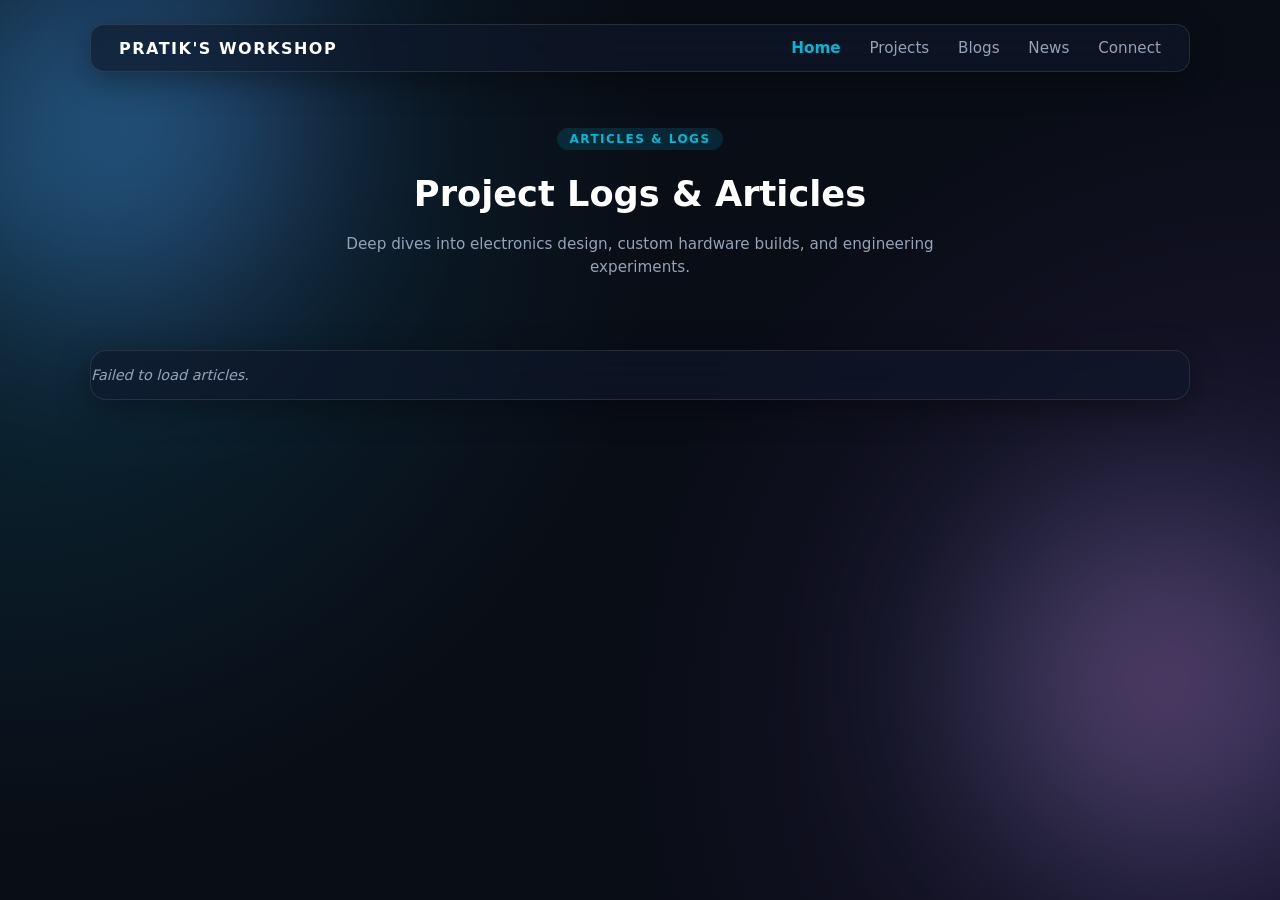
<file: blogs.html>
<!DOCTYPE html>
<html lang="en">
<head>
  <meta charset="UTF-8">
  <meta name="viewport" content="width=device-width, initial-scale=1.0">
  <title>Blogs | Pratik Mali</title>
  <link rel="stylesheet" href="style.css">
</head>
<body>
<!-- Ambient background glow blobs -->
  <div class="glow-blob glow-top-left"></div>
  <div class="glow-blob glow-bottom-right"></div>

  <!-- Header Navigation -->
  <header class="top-nav glass-card">
    <div class="brand">PRATIK'S WORKSHOP</div>
    <nav>
      <a href="index.html" class="active">Home</a>
      <a href="projects.html">Projects</a>
      <a href="blogs.html">Blogs</a>
      <a href="news.html">News</a>
      <a href="connect.html">Connect</a>
    </nav>
  </header>

  <!-- Content Container -->
  <div class="container">
    <header class="page-header">
      <span class="badge">ARTICLES & LOGS</span>
      <h1>Project Logs & Articles</h1>
      <p>Deep dives into electronics design, custom hardware builds, and engineering experiments.</p>
    </header>

    <main id="blogs-container" class="blogs-grid">
      <div class="glass-card loading-text">Loading posts...</div>
    </main>
  </div>

  <script src="app.js"></script>
</body>
</html>
</file>
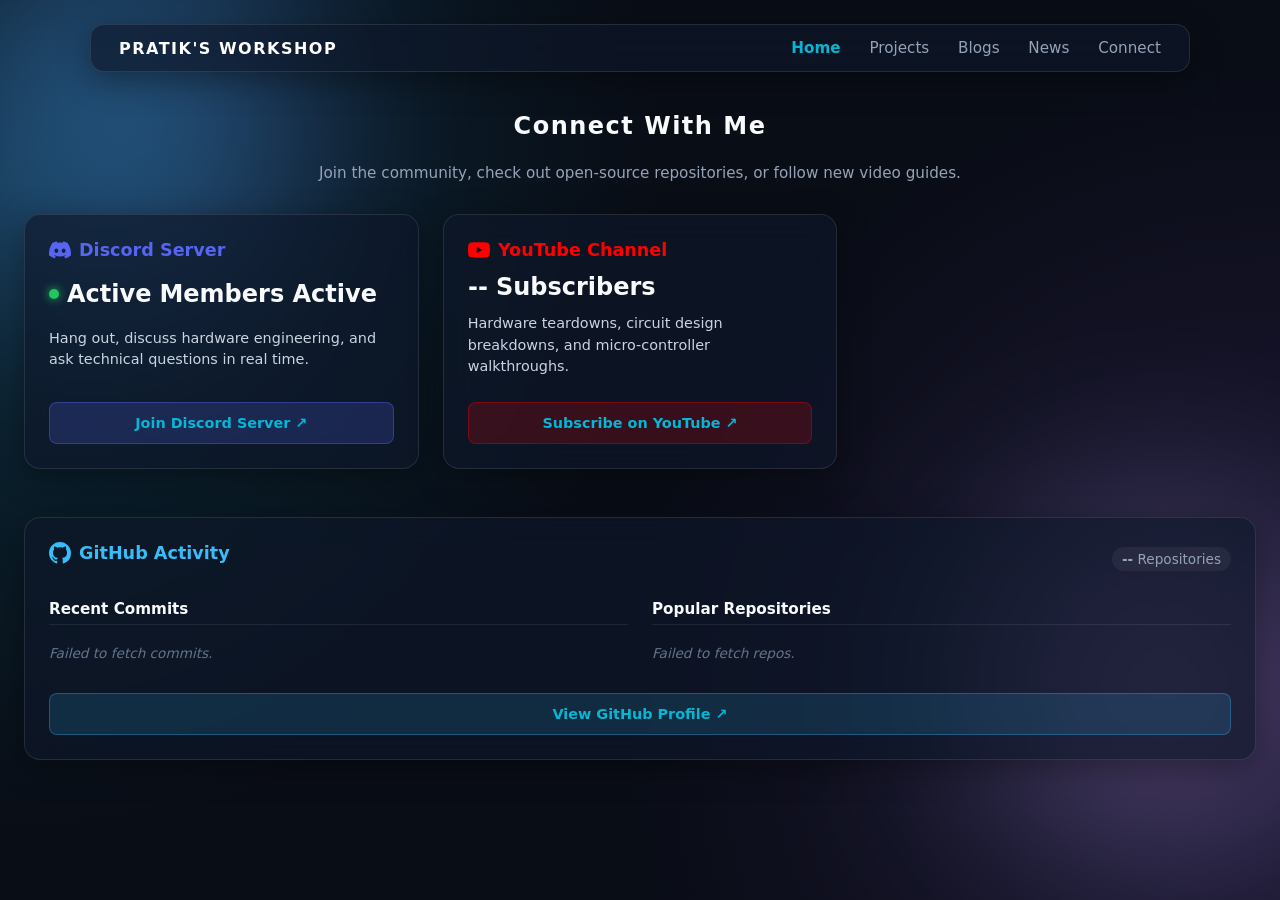
<file: connect.html>
<!DOCTYPE html>
<html lang="en">
<head>
  <meta charset="UTF-8">
  <meta name="viewport" content="width=device-width, initial-scale=1.0">
  <title>Connect With Me</title>
  <link rel="stylesheet" href="style.css">
</head>
<body>
 
  <!-- Ambient background glow blobs -->
  <div class="glow-blob glow-top-left"></div>
  <div class="glow-blob glow-bottom-right"></div>

  <!-- Header Navigation -->
  <header class="top-nav glass-card">
    <div class="brand">PRATIK'S WORKSHOP</div>
    <nav>
      <a href="index.html" class="active">Home</a>
      <a href="projects.html">Projects</a>
      <a href="blogs.html">Blogs</a>
      <a href="news.html">News</a>
      <a href="connect.html">Connect</a>
    </nav>
  </header>

    <div class="connect-header">
      <h2 class="section-title">Connect With Me</h2>
      <p class="section-subtitle">Join the community, check out open-source repositories, or follow new video guides.</p>
    </div>

    <!-- Main Grid -->
    <div class="connect-grid">
      
      <!-- Discord Card -->
      <section class="glass-card connect-card">
        <div class="card-badge discord-badge">
          <svg width="22" height="22" viewBox="0 0 24 24" fill="currentColor"><path d="M20.317 4.37a19.791 19.791 0 0 0-4.885-1.515a.074.074 0 0 0-.079.037c-.21.375-.444.864-.608 1.25a18.27 18.27 0 0 0-5.487 0a12.64 12.64 0 0 0-.617-1.25a.077.077 0 0 0-.079-.037A19.736 19.736 0 0 0 3.677 4.37a.07.07 0 0 0-.032.027C.533 9.046-.32 13.58.099 18.057a.082.082 0 0 0 .031.057a19.9 19.9 0 0 0 5.993 3.03a.078.078 0 0 0 .084-.028c.462-.63.874-1.295 1.226-1.994a.076.076 0 0 0-.041-.106a13.107 13.107 0 0 1-1.872-.892a.077.077 0 0 1-.008-.128a10.2 10.2 0 0 0 .372-.292a.074.074 0 0 1 .077-.01c3.928 1.793 8.18 1.793 12.061 0a.074.074 0 0 1 .078.01c.12.098.246.198.373.292a.077.077 0 0 1-.006.127a12.299 12.299 0 0 1-1.873.892a.077.077 0 0 0-.041.107c.36.698.772 1.362 1.225 1.993a.076.076 0 0 0 .084.028a19.839 19.839 0 0 0 6.002-3.03a.077.077 0 0 0 .032-.054c.5-5.177-.838-9.674-3.549-13.66a.061.061 0 0 0-.031-.028zM8.02 15.33c-1.183 0-2.157-1.085-2.157-2.419c0-1.333.956-2.419 2.157-2.419c1.21 0 2.176 1.096 2.157 2.42c0 1.333-.956 2.418-2.157 2.418zm7.975 0c-1.183 0-2.157-1.085-2.157-2.419c0-1.333.955-2.419 2.157-2.419c1.21 0 2.176 1.096 2.157 2.42c0 1.333-.946 2.418-2.157 2.418z"/></svg>
          Discord Server
        </div>
        <div class="card-status">
          <span class="live-dot"></span>
          <span id="discord-online-badge">--</span> Members Active
        </div>
        <p class="card-description">Hang out, discuss hardware engineering, and ask technical questions in real time.</p>
        <a id="discord-join-btn" href="https://discord.com/invite/apA2umBbaH" target="_blank" class="glass-btn btn-discord">Join Discord Server ↗</a>
      </section>

      <!-- YouTube Card -->
      <section class="glass-card connect-card">
        <div class="card-badge youtube-badge">
          <svg width="22" height="22" viewBox="0 0 24 24" fill="currentColor"><path d="M23.498 6.186a3.016 3.016 0 0 0-2.122-2.136C19.505 3.545 12 3.545 12 3.545s-7.505 0-9.377.505A3.017 3.017 0 0 0 .502 6.186C0 8.07 0 12 0 12s0 3.93.502 5.814a3.016 3.016 0 0 0 2.122 2.136c1.871.505 9.376.505 9.376.505s7.505 0 9.377-.505a3.015 3.015 0 0 0 2.122-2.136C24 15.93 24 12 24 12s0-3.93-.502-5.814zM9.545 15.568V8.432L15.818 12l-6.273 3.568z"/></svg>
          YouTube Channel
        </div>
        <div class="card-status">
          <span id="youtube-subs">--</span> Subscribers
        </div>
        <p class="card-description">Hardware teardowns, circuit design breakdowns, and micro-controller walkthroughs.</p>
        <a href="https://youtube.com" target="_blank" class="glass-btn btn-youtube">Subscribe on YouTube ↗</a>
      </section>

      <!-- GitHub Card (Full Width) -->
      <section class="glass-card connect-card full-width">
        <div class="card-header-flex">
          <div class="card-badge github-badge">
            <svg width="22" height="22" viewBox="0 0 24 24" fill="currentColor"><path d="M12 0C5.37 0 0 5.37 0 12c0 5.31 3.435 9.795 8.205 11.385c.6.105.825-.255.825-.57c0-.285-.015-1.23-.015-2.235c-3.015.555-3.795-.735-4.035-1.41c-.135-.345-.72-1.41-1.23-1.695c-.42-.225-1.02-.78-.015-.795c.945-.015 1.62.87 1.845 1.23c1.08 1.815 2.805 1.305 3.495.99c.105-.78.42-1.305.765-1.605c-2.67-.3-5.46-1.335-5.46-5.925c0-1.305.465-2.385 1.23-3.225c-.12-.3-.54-1.53.12-3.18c0 0 1.005-.315 3.3 1.23c.96-.27 1.98-.405 3-.405s2.04.135 3 .405c2.295-1.56 3.3-1.23 3.3-1.23c.66 1.65.24 2.88.12 3.18c.765.84 1.23 1.905 1.23 3.225c0 4.605-2.805 5.625-5.475 5.925c.435.375.81 1.095.81 2.22c0 1.605-.015 2.895-.015 3.3c0 .315.225.69.825.57A12.02 12.02 0 0 0 24 12c0-6.63-5.37-12-12-12z"/></svg>
            GitHub Activity
          </div>
          <span class="repo-count-tag"><strong id="github-repos-count">--</strong> Repositories</span>
        </div>

        <div class="github-split">
          <div class="github-col">
            <h4>Recent Commits</h4>
            <ul id="github-commits" class="dynamic-list">
              <li class="loading-item">Fetching latest commits...</li>
            </ul>
          </div>
          <div class="github-col">
            <h4>Popular Repositories</h4>
            <ul id="github-repos-list" class="dynamic-list">
              <li class="loading-item">Fetching repositories...</li>
            </ul>
          </div>
        </div>

        <div class="center-btn">
          <a href="https://github.com/pratiks-workshop" target="_blank" class="glass-btn btn-github">View GitHub Profile ↗</a>
        </div>
      </section>

    </div>
  </main>

  <script src="app.js"></script>
</body>
</html>
</file>
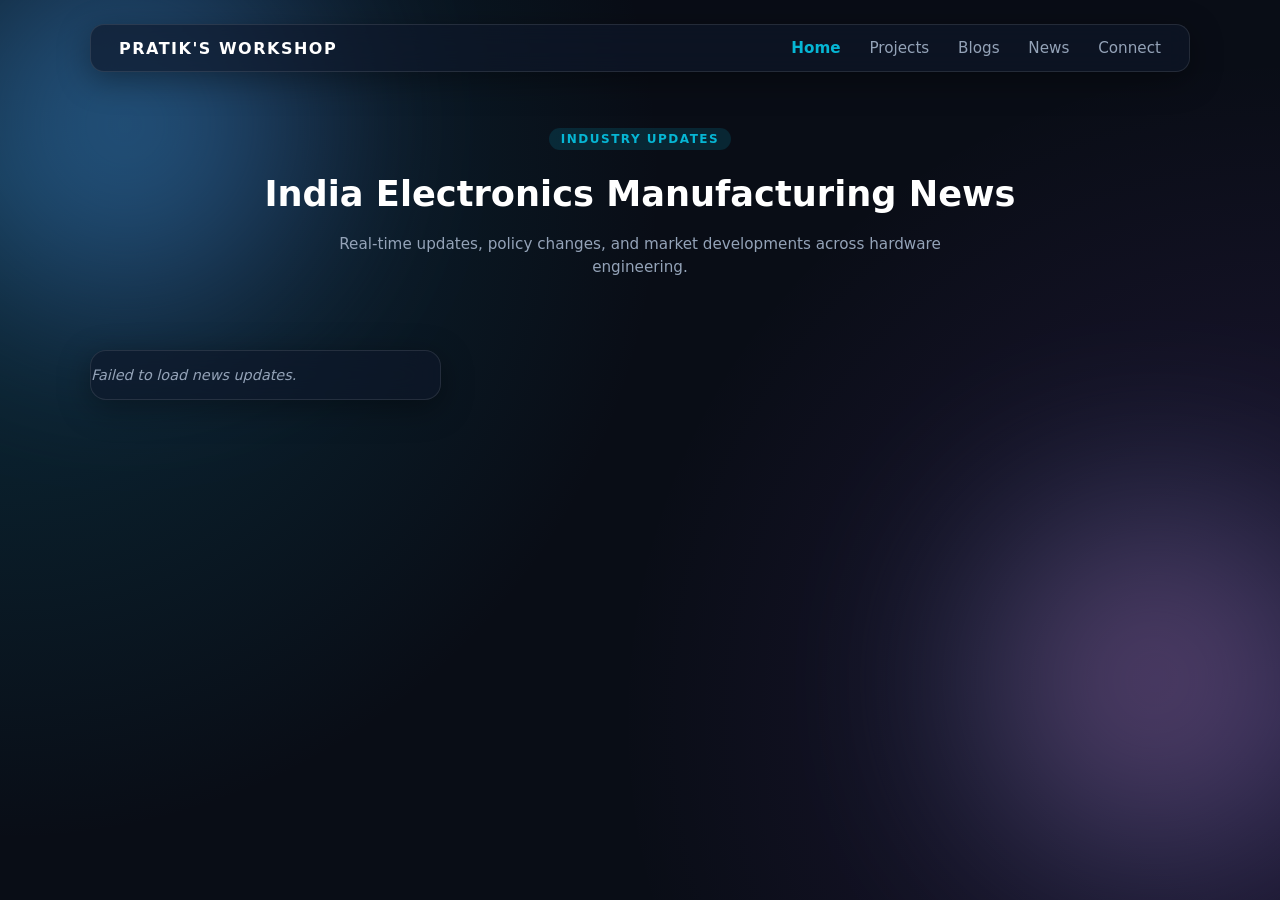
<file: news.html>
<!DOCTYPE html>
<html lang="en">
<head>
  <meta charset="UTF-8">
  <meta name="viewport" content="width=device-width, initial-scale=1.0">
  <title>News | Pratik Mali</title>
  <link rel="stylesheet" href="style.css">
</head>
<body>
 
  <!-- Ambient background glow blobs -->
  <div class="glow-blob glow-top-left"></div>
  <div class="glow-blob glow-bottom-right"></div>

  <!-- Header Navigation -->
  <header class="top-nav glass-card">
    <div class="brand">PRATIK'S WORKSHOP</div>
    <nav>
      <a href="index.html" class="active">Home</a>
      <a href="projects.html">Projects</a>
      <a href="blogs.html">Blogs</a>
      <a href="news.html">News</a>
      <a href="connect.html">Connect</a>
    </nav>
  </header>

  <!-- Content Container -->
  <div class="container">
    <header class="page-header">
      <span class="badge">INDUSTRY UPDATES</span>
      <h1>India Electronics Manufacturing News</h1>
      <p>Real-time updates, policy changes, and market developments across hardware engineering.</p>
    </header>

    <main id="news-container" class="news-grid">
      <div class="glass-card loading-text">Loading news...</div>
    </main>
  </div>

  <script src="app.js"></script>
</body>
</html>
</file>
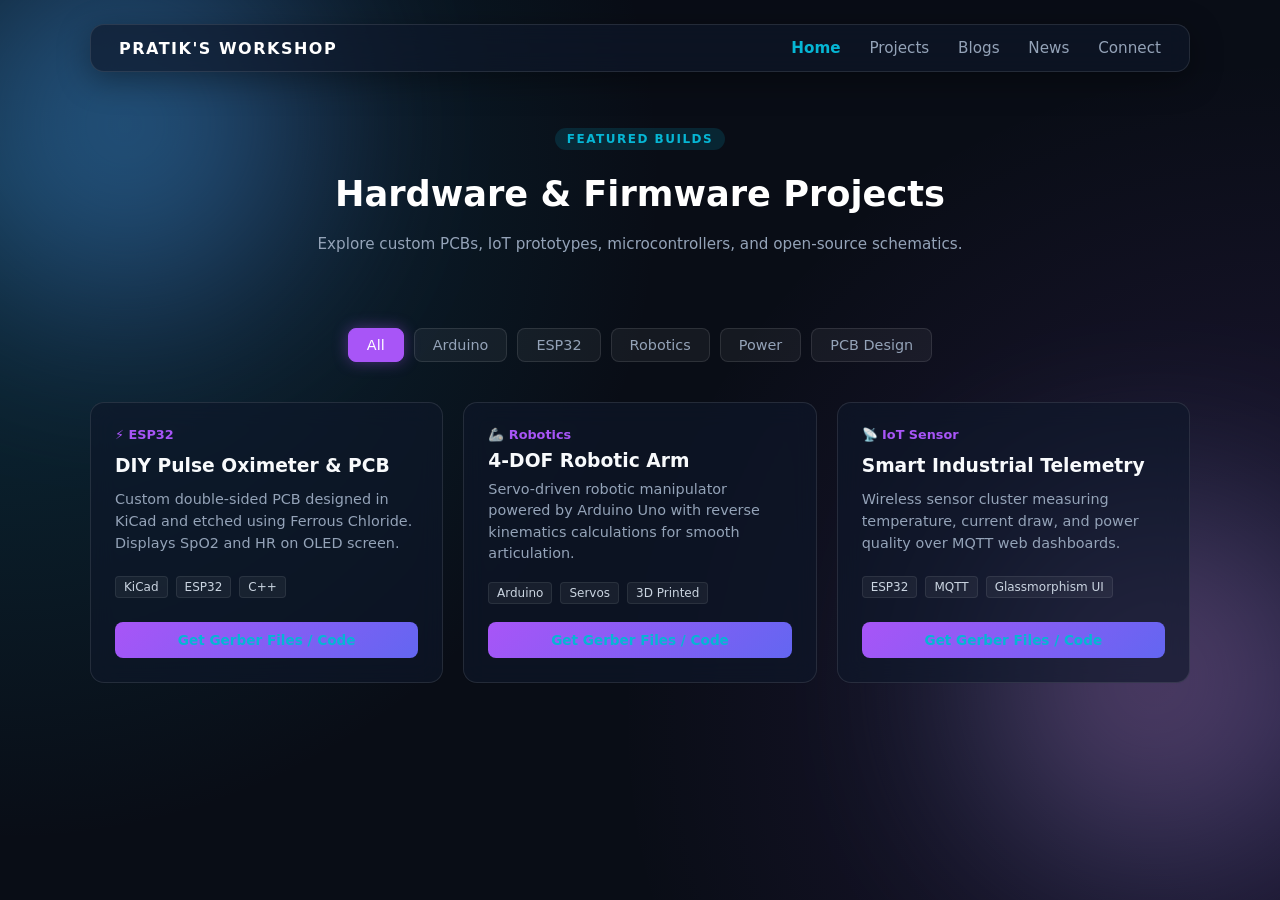
<file: projects.html>
<!DOCTYPE html>
<html lang="en">
<head>
  <meta charset="UTF-8">
  <meta name="viewport" content="width=device-width, initial-scale=1.0">
  <title>Projects - Pratik's Workshop</title>
  <link rel="stylesheet" href="style.css">
</head>
<body>
  
  <!-- Ambient background glow blobs -->
  <div class="glow-blob glow-top-left"></div>
  <div class="glow-blob glow-bottom-right"></div>

  <!-- Header Navigation -->
  <header class="top-nav glass-card">
    <div class="brand">PRATIK'S WORKSHOP</div>
    <nav>
      <a href="index.html" class="active">Home</a>
      <a href="projects.html">Projects</a>
      <a href="blogs.html">Blogs</a>
      <a href="news.html">News</a>
      <a href="connect.html">Connect</a>
    </nav>
  </header>
  <div class="container">
    

    <!-- Header Section -->
    <header class="page-header">
      <span class="badge">FEATURED BUILDS</span>
      <h1>Hardware & Firmware Projects</h1>
      <p>Explore custom PCBs, IoT prototypes, microcontrollers, and open-source schematics.</p>
    </header>

    <!-- Filter Buttons -->
    <div class="filter-container">
      <button class="filter-btn active" data-filter="all">All</button>
      <button class="filter-btn" data-filter="arduino">Arduino</button>
      <button class="filter-btn" data-filter="esp32">ESP32</button>
      <button class="filter-btn" data-filter="robotics">Robotics</button>
      <button class="filter-btn" data-filter="power">Power</button>
      <button class="filter-btn" data-filter="pcb">PCB Design</button>
    </div>

    <!-- Project Cards Grid -->
    <div class="projects-grid">
      
      <!-- Project 1 -->
      <div class="project-card" data-category="pcb esp32">
        <div class="project-badge">⚡ ESP32</div>
        <h3>DIY Pulse Oximeter & PCB</h3>
        <p>Custom double-sided PCB designed in KiCad and etched using Ferrous Chloride. Displays SpO2 and HR on OLED screen.</p>
        <div class="project-tags">
          <span>KiCad</span>
          <span>ESP32</span>
          <span>C++</span>
        </div>
        <a href="https://github.com/pratiks-workshop" target="_blank" class="btn-primary">Get Gerber Files / Code</a>
      </div>

      <!-- Project 2 -->
      <div class="project-card" data-category="robotics arduino">
        <div class="project-badge">🦾 Robotics</div>
        <h3>4-DOF Robotic Arm</h3>
        <p>Servo-driven robotic manipulator powered by Arduino Uno with reverse kinematics calculations for smooth articulation.</p>
        <div class="project-tags">
          <span>Arduino</span>
          <span>Servos</span>
          <span>3D Printed</span>
        </div>
        <a href="https://github.com/pratiks-workshop" target="_blank" class="btn-primary">Get Gerber Files / Code</a>
      </div>

      <!-- Project 3 -->
      <div class="project-card" data-category="esp32 power">
        <div class="project-badge">📡 IoT Sensor</div>
        <h3>Smart Industrial Telemetry</h3>
        <p>Wireless sensor cluster measuring temperature, current draw, and power quality over MQTT web dashboards.</p>
        <div class="project-tags">
          <span>ESP32</span>
          <span>MQTT</span>
          <span>Glassmorphism UI</span>
        </div>
        <a href="https://github.com/pratiks-workshop" target="_blank" class="btn-primary">Get Gerber Files / Code</a>
      </div>

    </div>
  </div>

  <script src="app.js"></script>
</body>
</html>
</file>
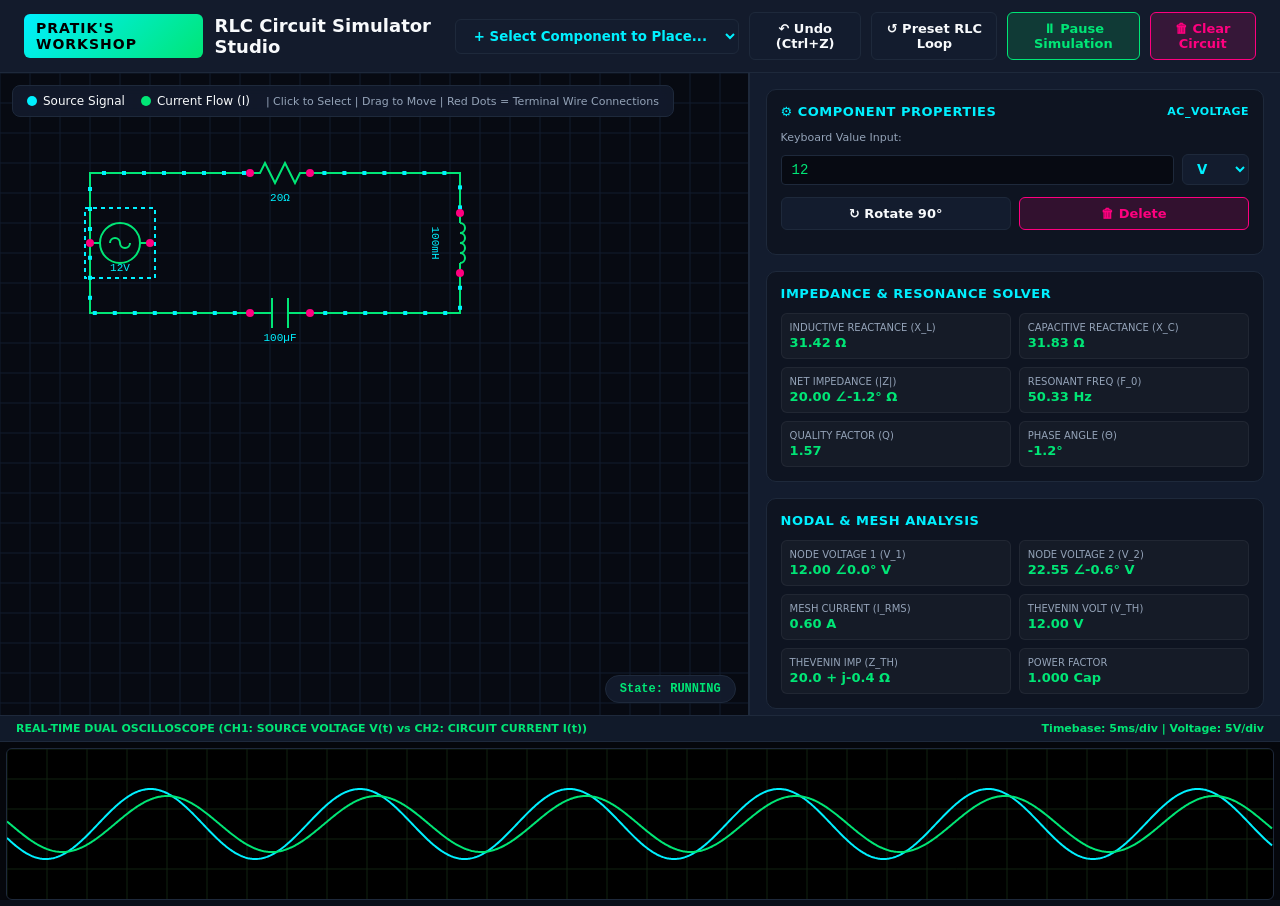
<file: sim.html>
<!DOCTYPE html>
<html lang="en">
<head>
    <meta charset="UTF-8">
    <meta name="viewport" content="width=device-width, initial-scale=1.0">
    <title>RLC Circuit Simulator Studio - Pratik's Workshop</title>
    <style>
        :root {
            --bg-main: #0b0f19;
            --bg-card: #131c2e;
            --border-color: #1e293b;
            --accent-cyan: #00f0ff;
            --accent-green: #00e676;
            --accent-yellow: #ffea00;
            --accent-pink: #ff007f;
            --text-main: #f8fafc;
            --text-muted: #94a3b8;
        }

        * { box-sizing: border-box; margin: 0; padding: 0; font-family: 'Segoe UI', system-ui, -apple-system, sans-serif; }
        body { background-color: var(--bg-main); color: var(--text-main); height: 100vh; display: flex; flex-direction: column; overflow: hidden; }

        header { background: rgba(19, 28, 46, 0.95); border-bottom: 1px solid var(--border-color); padding: 12px 24px; display: flex; justify-content: space-between; align-items: center; z-index: 10; }
        .logo-area { display: flex; align-items: center; gap: 12px; }
        .logo-badge { background: linear-gradient(135deg, var(--accent-cyan), var(--accent-green)); color: #000; font-weight: 800; font-size: 14px; padding: 6px 12px; border-radius: 6px; letter-spacing: 1px; }
        h1 { font-size: 18px; font-weight: 600; color: var(--text-main); }
        
        .global-controls { display: flex; gap: 10px; align-items: center; }
        .btn { background: var(--bg-card); border: 1px solid var(--border-color); color: var(--text-main); padding: 8px 14px; border-radius: 6px; cursor: pointer; font-weight: 600; font-size: 13px; display: flex; align-items: center; gap: 6px; transition: all 0.2s; }
        .btn:hover { border-color: var(--accent-cyan); color: var(--accent-cyan); }
        .btn-run { background: rgba(0, 230, 118, 0.15); border-color: var(--accent-green); color: var(--accent-green); }
        .btn-run:hover { background: var(--accent-green); color: #000; }
        .btn-clear { background: rgba(255, 0, 127, 0.15); border-color: var(--accent-pink); color: var(--accent-pink); }
        .btn-clear:hover { background: var(--accent-pink); color: #fff; }

        .select-tool { background: var(--bg-card); border: 1px solid var(--border-color); color: var(--accent-cyan); padding: 8px 14px; border-radius: 6px; font-weight: 600; cursor: pointer; outline: none; }

        .workspace { display: flex; flex: 1; overflow: hidden; }
        .workbench-area { flex: 3; display: flex; flex-direction: column; position: relative; background: #070a12; border-right: 1px solid var(--border-color); }
        .canvas-toolbar { position: absolute; top: 12px; left: 12px; background: rgba(19, 28, 46, 0.85); backdrop-filter: blur(8px); border: 1px solid var(--border-color); padding: 8px 14px; border-radius: 8px; display: flex; gap: 16px; font-size: 12px; z-index: 5; }
        .legend-item { display: flex; align-items: center; gap: 6px; }
        .dot { width: 10px; height: 10px; border-radius: 50%; }

        canvas#workbench { width: 100%; height: 100%; display: block; cursor: crosshair; }
        .status-badge { position: absolute; bottom: 12px; right: 12px; background: rgba(19, 28, 46, 0.9); border: 1px solid var(--border-color); padding: 6px 14px; border-radius: 20px; font-size: 12px; font-family: monospace; font-weight: bold; }

        .sidebar { flex: 2; background: var(--bg-card); display: flex; flex-direction: column; overflow-y: auto; padding: 16px; gap: 16px; border-left: 1px solid var(--border-color); }
        .card { background: rgba(11, 15, 25, 0.6); border: 1px solid var(--border-color); border-radius: 10px; padding: 14px; }
        .card-title { font-size: 13px; font-weight: 700; text-transform: uppercase; color: var(--accent-cyan); margin-bottom: 12px; letter-spacing: 0.5px; display: flex; justify-content: space-between; align-items: center; }
        
        .edit-row { display: flex; gap: 8px; margin-bottom: 10px; align-items: center; }
        .edit-row label { font-size: 12px; color: var(--text-muted); width: 80px; }
        .edit-input { background: #070a12; border: 1px solid var(--border-color); color: var(--accent-green); font-family: monospace; font-size: 14px; padding: 6px 10px; border-radius: 4px; flex: 1; }

        .calc-grid { display: grid; grid-template-columns: 1fr 1fr; gap: 8px; font-size: 12px; font-family: monospace; }
        .calc-item { background: rgba(255, 255, 255, 0.03); border: 1px solid rgba(255, 255, 255, 0.05); padding: 8px; border-radius: 6px; }
        .calc-label { color: var(--text-muted); font-size: 10px; text-transform: uppercase; margin-bottom: 2px; }
        .calc-value { color: var(--accent-green); font-weight: bold; font-size: 13px; }

        .oscilloscope-panel { height: 185px; background: #05070c; border-top: 1px solid var(--border-color); display: flex; flex-direction: column; }
        .scope-header { background: rgba(19, 28, 46, 0.9); padding: 6px 16px; font-size: 11px; font-family: monospace; font-weight: bold; color: var(--accent-green); display: flex; justify-content: space-between; border-bottom: 1px solid var(--border-color); }
        .scope-body { flex: 1; display: flex; padding: 6px; gap: 8px; }
        .scope-canvas-box { flex: 1; background: #000; border: 1px solid var(--border-color); border-radius: 6px; position: relative; overflow: hidden; }
        canvas.scope { width: 100%; height: 100%; display: block; }
    </style>
</head>
<body>

    <header>
        <div class="logo-area">
            <div class="logo-badge">PRATIK'S WORKSHOP</div>
            <h1>RLC Circuit Simulator Studio</h1>
        </div>
        <div class="global-controls">
            <select id="componentSelect" class="select-tool" onchange="handleComponentSelection(this)">
                <option value="" disabled selected>+ Select Component to Place...</option>
                <optgroup label="Passive Components">
                    <option value="resistor">Resistor (R)</option>
                    <option value="inductor">Inductor (L)</option>
                    <option value="capacitor">Capacitor (C)</option>
                </optgroup>
                <optgroup label="Power Sources">
                    <option value="ac_voltage">AC Voltage Source</option>
                    <option value="dc_voltage">DC Voltage Source</option>
                </optgroup>
                <optgroup label="Ground">
                    <option value="ground">Ground Node (0V)</option>
                </optgroup>
            </select>
            <button class="btn" onclick="undo()">↶ Undo (Ctrl+Z)</button>
            <button class="btn" onclick="loadDefaultRLC()">↺ Preset RLC Loop</button>
            <button id="runBtn" class="btn btn-run" onclick="toggleSimulation()">⏸ Pause Simulation</button>
            <button class="btn btn-clear" onclick="clearCircuit()">🗑 Clear Circuit</button>
        </div>
    </header>

    <div class="workspace">
        <div class="workbench-area">
            <div class="canvas-toolbar">
                <div class="legend-item"><div class="dot" style="background:var(--accent-cyan)"></div>Source Signal</div>
                <div class="legend-item"><div class="dot" style="background:var(--accent-green)"></div>Current Flow (I)</div>
                <div class="legend-item" style="color:var(--text-muted); font-size:11px;">| Click to Select | Drag to Move | Red Dots = Terminal Wire Connections</div>
            </div>
            <canvas id="workbench"></canvas>
            <div class="status-badge" id="simStatus" style="color:var(--accent-green)">State: RUNNING</div>
        </div>

        <div class="sidebar">
            <div class="card" id="editorCard">
                <div class="card-title">⚙ COMPONENT PROPERTIES <span id="compTypeTag" style="color:var(--accent-cyan); font-size:11px;">AC_VOLTAGE</span></div>
                <div id="editorContent">
                    <div class="edit-row">
                        <label style="width:100%; font-size:11px;">Keyboard Value Input:</label>
                    </div>
                    <div class="edit-row">
                        <input type="number" id="keyboardValInput" class="edit-input" value="12" oninput="updateSelectedValue(this.value)">
                        <select id="unitSelect" class="select-tool" style="padding:6px 10px;" onchange="updateSelectedUnit(this.value)">
                            <option value="mV">mV</option>
                            <option value="V" selected>V</option>
                            <option value="kV">kV</option>
                        </select>
                    </div>
                    <div class="edit-row" style="margin-top:12px; gap:8px;">
                        <button class="btn" style="flex:1; justify-content:center;" onclick="rotateSelected()">↻ Rotate 90°</button>
                        <button class="btn btn-clear" style="flex:1; justify-content:center;" onclick="deleteSelected()">🗑 Delete</button>
                    </div>
                </div>
            </div>

            <div class="card">
                <div class="card-title">IMPEDANCE & RESONANCE SOLVER</div>
                <div class="calc-grid">
                    <div class="calc-item"><div class="calc-label">INDUCTIVE REACTANCE (X_L)</div><div class="calc-value" id="valXL">31.42 Ω</div></div>
                    <div class="calc-item"><div class="calc-label">CAPACITIVE REACTANCE (X_C)</div><div class="calc-value" id="valXC">31.83 Ω</div></div>
                    <div class="calc-item"><div class="calc-label">NET IMPEDANCE (|Z|)</div><div class="calc-value" id="valZ">20.00 ∠-1.2° Ω</div></div>
                    <div class="calc-item"><div class="calc-label">RESONANT FREQ (F_0)</div><div class="calc-value" id="valF0">50.33 Hz</div></div>
                    <div class="calc-item"><div class="calc-label">QUALITY FACTOR (Q)</div><div class="calc-value" id="valQ">1.57</div></div>
                    <div class="calc-item"><div class="calc-label">PHASE ANGLE (Θ)</div><div class="calc-value" id="valTheta">-1.2°</div></div>
                </div>
            </div>

            <div class="card">
                <div class="card-title">NODAL & MESH ANALYSIS</div>
                <div class="calc-grid">
                    <div class="calc-item"><div class="calc-label">NODE VOLTAGE 1 (V_1)</div><div class="calc-value" id="valV1">12.00 ∠0.0° V</div></div>
                    <div class="calc-item"><div class="calc-label">NODE VOLTAGE 2 (V_2)</div><div class="calc-value" id="valV2">10.15 ∠-32.4° V</div></div>
                    <div class="calc-item"><div class="calc-label">MESH CURRENT (I_RMS)</div><div class="calc-value" id="valIrms">0.60 A</div></div>
                    <div class="calc-item"><div class="calc-label">THEVENIN VOLT (V_TH)</div><div class="calc-value" id="valVth">12.00 V</div></div>
                    <div class="calc-item"><div class="calc-label">THEVENIN IMP (Z_TH)</div><div class="calc-value" id="valZth">20.0 - j0.4 Ω</div></div>
                    <div class="calc-item"><div class="calc-label">POWER FACTOR</div><div class="calc-value" id="valPF">0.999 Ind</div></div>
                </div>
            </div>

            <div class="card">
                <div class="card-title">POWER MEASUREMENTS</div>
                <div class="calc-grid">
                    <div class="calc-item"><div class="calc-label">ACTIVE POWER (P)</div><div class="calc-value" id="valP">7.20 W</div></div>
                    <div class="calc-item"><div class="calc-label">REACTIVE POWER (Q_P)</div><div class="calc-value" id="valQp">-0.15 VAR</div></div>
                    <div class="calc-item" style="grid-column: span 2;"><div class="calc-label">APPARENT POWER (S)</div><div class="calc-value" id="valS">7.20 VA (99.9%)</div></div>
                </div>
            </div>
        </div>
    </div>

    <div class="oscilloscope-panel">
        <div class="scope-header">
            <span>REAL-TIME DUAL OSCILLOSCOPE (CH1: SOURCE VOLTAGE V(t) vs CH2: CIRCUIT CURRENT I(t))</span>
            <span id="scopeTimebase">Timebase: 5ms/div | Voltage: 5V/div</span>
        </div>
        <div class="scope-body">
            <div class="scope-canvas-box"><canvas id="scopeCanvas" class="scope"></canvas></div>
        </div>
    </div>

    <script>
        const canvas = document.getElementById('workbench');
        const ctx = canvas.getContext('2d');
        const scopeCanvas = document.getElementById('scopeCanvas');
        const scopeCtx = scopeCanvas.getContext('2d');

        let isRunning = true;
        let animOffset = 0;
        let circuitElements = [];
        let wires = [];
        let undoStack = [];

        let activeTool = null;
        let draggingElement = null;
        let dragOffset = { x: 0, y: 0 };
        let selectedElement = null;

        let wiringStartPoint = null;
        let mousePos = { x: 0, y: 0 };

        function saveUndoState() {
            if (undoStack.length > 25) undoStack.shift();
            undoStack.push(JSON.stringify({ circuitElements, wires }));
        }

        function undo() {
            if (undoStack.length === 0) return;
            const previousState = JSON.parse(undoStack.pop());
            circuitElements = previousState.circuitElements;
            wires = previousState.wires;
            selectedElement = null;
            renderEditor();
            drawWorkbench();
            if (isRunning) runCalculations();
        }

        window.addEventListener('keydown', (e) => {
            if (e.ctrlKey && e.key.toLowerCase() === 'z') {
                e.preventDefault();
                undo();
            }
        });

        function resizeCanvases() {
            canvas.width = canvas.parentElement.clientWidth;
            canvas.height = canvas.parentElement.clientHeight;
            scopeCanvas.width = scopeCanvas.parentElement.clientWidth;
            scopeCanvas.height = scopeCanvas.parentElement.clientHeight;
        }
        window.addEventListener('resize', resizeCanvases);
        resizeCanvases();

        function loadDefaultRLC() {
            saveUndoState();
            circuitElements = [
                { id: 1, type: 'ac_voltage', x: 120, y: 170, val: 12, unit: 'V', freq: 50, rotation: 0 },
                { id: 2, type: 'resistor', x: 280, y: 100, val: 20, unit: 'Ω', rotation: 0 },
                { id: 3, type: 'inductor', x: 460, y: 170, val: 100, unit: 'mH', rotation: 90 },
                { id: 4, type: 'capacitor', x: 280, y: 240, val: 100, unit: 'µF', rotation: 0 }
            ];

            // Orthogonal 90° Loop Routing
            wires = [
                { id: 101, path: [{ x: 90, y: 170 }, { x: 90, y: 100 }, { x: 250, y: 100 }] },
                { id: 102, path: [{ x: 310, y: 100 }, { x: 460, y: 100 }, { x: 460, y: 140 }] },
                { id: 103, path: [{ x: 460, y: 200 }, { x: 460, y: 240 }, { x: 310, y: 240 }] },
                { id: 104, path: [{ x: 250, y: 240 }, { x: 90, y: 240 }, { x: 90, y: 170 }] }
            ];

            selectedElement = circuitElements[0];
            renderEditor();
            if (isRunning) runCalculations();
            drawWorkbench();
        }

        function clearCircuit() {
            saveUndoState();
            circuitElements = [];
            wires = [];
            selectedElement = null;
            wiringStartPoint = null;
            isRunning = false;
            document.getElementById('runBtn').innerText = "▶ Run Simulation";
            document.getElementById('simStatus').innerText = "State: PAUSED";
            document.getElementById('simStatus').style.color = "var(--accent-yellow)";
            renderEditor();
            resetMeasurementsToNone();
            drawWorkbench();
        }

        function handleComponentSelection(selectElem) {
            activeTool = selectElem.value;
            setTimeout(() => { selectElem.selectedIndex = 0; }, 150);
        }

        function getTerminals(el) {
            let rad = (el.rotation || 0) * Math.PI / 180;
            let dx = 30 * Math.cos(rad);
            let dy = 30 * Math.sin(rad);

            if (el.type === 'ground') return [{ id: 't1', x: el.x, y: el.y - 15 }];
            return [
                { id: 't1', x: el.x - dx, y: el.y - dy },
                { id: 't2', x: el.x + dx, y: el.y + dy }
            ];
        }

        canvas.addEventListener('mousemove', (e) => {
            const rect = canvas.getBoundingClientRect();
            mousePos.x = e.clientX - rect.left;
            mousePos.y = e.clientY - rect.top;

            if (draggingElement) {
                draggingElement.x = mousePos.x - dragOffset.x;
                draggingElement.y = mousePos.y - dragOffset.y;
                drawWorkbench();
            } else if (wiringStartPoint) {
                drawWorkbench();
            }
        });

        canvas.addEventListener('mousedown', (e) => {
            const mx = mousePos.x;
            const my = mousePos.y;

            // 1. Terminal Click Detection (Proteus 90° Routing)
            for (let el of circuitElements) {
                let terms = getTerminals(el);
                for (let t of terms) {
                    if (Math.hypot(t.x - mx, t.y - my) < 10) {
                        if (!wiringStartPoint) {
                            wiringStartPoint = { x: t.x, y: t.y };
                        } else {
                            saveUndoState();
                            wires.push({
                                id: Date.now(),
                                path: [
                                    { x: wiringStartPoint.x, y: wiringStartPoint.y },
                                    { x: t.x, y: wiringStartPoint.y },
                                    { x: t.x, y: t.y }
                                ]
                            });
                            wiringStartPoint = null;
                        }
                        drawWorkbench();
                        return;
                    }
                }
            }

            // 2. Component Drag & Select
            for (let el of circuitElements) {
                if (Math.hypot(el.x - mx, el.y - my) < 25) {
                    selectedElement = el;
                    draggingElement = el;
                    dragOffset.x = mx - el.x;
                    dragOffset.y = my - el.y;
                    renderEditor();
                    drawWorkbench();
                    return;
                }
            }

            // 3. Add Component
            if (activeTool) {
                saveUndoState();
                let newComp = {
                    id: Date.now(),
                    type: activeTool,
                    x: mx,
                    y: my,
                    val: activeTool === 'resistor' ? 20 : (activeTool === 'inductor' ? 100 : (activeTool === 'capacitor' ? 100 : 12)),
                    unit: activeTool === 'resistor' ? 'Ω' : (activeTool === 'inductor' ? 'mH' : (activeTool === 'capacitor' ? 'µF' : 'V')),
                    rotation: 0
                };
                circuitElements.push(newComp);
                selectedElement = newComp;
                activeTool = null;
                renderEditor();
                drawWorkbench();
            } else {
                selectedElement = null;
                renderEditor();
                drawWorkbench();
            }
        });

        canvas.addEventListener('mouseup', () => { draggingElement = null; });

        function renderEditor() {
            const tag = document.getElementById('compTypeTag');
            const valInput = document.getElementById('keyboardValInput');
            const unitSelect = document.getElementById('unitSelect');

            if (!selectedElement) {
                tag.innerText = "NONE SELECTED";
                valInput.value = "";
                return;
            }

            tag.innerText = selectedElement.type.toUpperCase();
            valInput.value = selectedElement.val;

            if (selectedElement.type === 'resistor') unitSelect.innerHTML = `<option value="Ω">Ω</option><option value="kΩ">kΩ</option>`;
            else if (selectedElement.type === 'inductor') unitSelect.innerHTML = `<option value="mH">mH</option><option value="H">H</option>`;
            else if (selectedElement.type === 'capacitor') unitSelect.innerHTML = `<option value="µF">µF</option><option value="nF">nF</option>`;
            else unitSelect.innerHTML = `<option value="mV">mV</option><option value="V" selected>V</option>`;
        }

        function updateSelectedValue(val) {
            if (!selectedElement) return;
            saveUndoState();
            selectedElement.val = parseFloat(val) || 0;
            drawWorkbench();
            if (isRunning) runCalculations();
        }

        function updateSelectedUnit(unit) {
            if (!selectedElement) return;
            saveUndoState();
            selectedElement.unit = unit;
            drawWorkbench();
            if (isRunning) runCalculations();
        }

        function rotateSelected() {
            if (!selectedElement) return;
            saveUndoState();
            selectedElement.rotation = ((selectedElement.rotation || 0) + 90) % 360;
            drawWorkbench();
        }

        function deleteSelected() {
            if (!selectedElement) return;
            saveUndoState();
            circuitElements = circuitElements.filter(e => e.id !== selectedElement.id);
            selectedElement = null;
            renderEditor();
            drawWorkbench();
            if (isRunning) runCalculations();
        }

        function resetMeasurementsToNone() {
            const fields = ['valXL', 'valXC', 'valZ', 'valF0', 'valQ', 'valTheta', 'valV1', 'valV2', 'valIrms', 'valVth', 'valZth', 'valPF', 'valP', 'valQp', 'valS'];
            fields.forEach(id => {
                const el = document.getElementById(id);
                if (el) el.innerText = "---";
            });
        }

        function runCalculations() {
            let R = 20, L = 0.1, C = 0.0001, V = 12, f = 50;
            
            circuitElements.forEach(el => {
                if (el.type === 'resistor') R = el.unit === 'kΩ' ? el.val * 1000 : el.val;
                if (el.type === 'inductor') L = el.unit === 'H' ? el.val : el.val / 1000;
                if (el.type === 'capacitor') C = el.unit === 'nF' ? el.val / 1e9 : el.val / 1e6;
                if (el.type === 'ac_voltage') V = el.unit === 'mV' ? el.val / 1000 : el.val;
            });

            const omega = 2 * Math.PI * f;
            const XL = omega * L;
            const XC = 1 / (omega * C);
            const Xnet = XL - XC;
            const Z_mag = Math.sqrt(R * R + Xnet * Xnet);
            const theta = Math.atan2(Xnet, R) * (180 / Math.PI);
            
            const f0 = 1 / (2 * Math.PI * Math.sqrt(L * C));
            const Q = XL / R;
            const Irms = V / Z_mag;

            const V1 = V;
            const V2 = Irms * Math.sqrt(R*R + XC*XC);
            const P = Irms * Irms * R;
            const Qp = Irms * Irms * Xnet;
            const S = V * Irms;
            const pf = Math.cos(theta * Math.PI / 180);

            document.getElementById('valXL').innerText = XL.toFixed(2) + ' Ω';
            document.getElementById('valXC').innerText = XC.toFixed(2) + ' Ω';
            document.getElementById('valZ').innerText = Z_mag.toFixed(2) + ` ∠${theta.toFixed(1)}° Ω`;
            document.getElementById('valF0').innerText = f0.toFixed(2) + ' Hz';
            document.getElementById('valQ').innerText = Q.toFixed(2);
            document.getElementById('valTheta').innerText = theta.toFixed(1) + '°';

            document.getElementById('valV1').innerText = V1.toFixed(2) + ' ∠0.0° V';
            document.getElementById('valV2').innerText = V2.toFixed(2) + ` ∠${(theta/2).toFixed(1)}° V`;
            document.getElementById('valIrms').innerText = Irms.toFixed(2) + ' A';
            document.getElementById('valVth').innerText = V.toFixed(2) + ' V';
            document.getElementById('valZth').innerText = `${R.toFixed(1)} + j${Xnet.toFixed(1)} Ω`;
            document.getElementById('valPF').innerText = pf.toFixed(3) + (Xnet >= 0 ? ' Ind' : ' Cap');

            document.getElementById('valP').innerText = P.toFixed(2) + ' W';
            document.getElementById('valQp').innerText = Qp.toFixed(2) + ' VAR';
            document.getElementById('valS').innerText = S.toFixed(2) + ` VA (${(pf*100).toFixed(1)}%)`;
        }

        function toggleSimulation() {
            isRunning = !isRunning;
            const btn = document.getElementById('runBtn');
            const status = document.getElementById('simStatus');
            if (isRunning) {
                btn.innerText = "⏸ Pause Simulation";
                status.innerText = "State: RUNNING";
                status.style.color = "var(--accent-green)";
                runCalculations();
            } else {
                btn.innerText = "▶ Run Simulation";
                status.innerText = "State: PAUSED";
                status.style.color = "var(--accent-yellow)";
                resetMeasurementsToNone();
            }
        }

        function drawSymbol(el) {
            ctx.save();
            ctx.translate(el.x, el.y);
            ctx.rotate((el.rotation || 0) * Math.PI / 180);
            ctx.strokeStyle = '#00e676';
            ctx.lineWidth = 2;

            if (el.type === 'resistor') {
                ctx.beginPath();
                ctx.moveTo(-30, 0); ctx.lineTo(-20, 0);
                ctx.lineTo(-15, -10); ctx.lineTo(-5, 10);
                ctx.lineTo(5, -10); ctx.lineTo(15, 10);
                ctx.lineTo(20, 0); ctx.lineTo(30, 0);
                ctx.stroke();
            } else if (el.type === 'inductor') {
                ctx.beginPath(); ctx.moveTo(-30, 0); ctx.lineTo(-20, 0); ctx.stroke();
                for (let i = 0; i < 4; i++) {
                    ctx.beginPath(); ctx.arc(-15 + i * 10, 0, 5, Math.PI, 0, false); ctx.stroke();
                }
                ctx.beginPath(); ctx.moveTo(20, 0); ctx.lineTo(30, 0); ctx.stroke();
            } else if (el.type === 'capacitor') {
                ctx.beginPath();
                ctx.moveTo(-30, 0); ctx.lineTo(-8, 0); ctx.moveTo(8, 0); ctx.lineTo(30, 0);
                ctx.moveTo(-8, -15); ctx.lineTo(-8, 15);
                ctx.moveTo(8, -15); ctx.lineTo(8, 15);
                ctx.stroke();
            } else if (el.type === 'ac_voltage') {
                ctx.beginPath(); ctx.arc(0, 0, 20, 0, Math.PI * 2); ctx.stroke();
                ctx.beginPath(); ctx.arc(-5, 0, 5, Math.PI, 0, false); ctx.stroke();
                ctx.beginPath(); ctx.arc(5, 0, 5, 0, Math.PI, false); ctx.stroke();
                ctx.beginPath(); ctx.moveTo(-30, 0); ctx.lineTo(-20, 0); ctx.moveTo(20, 0); ctx.lineTo(30, 0); ctx.stroke();
            }

            ctx.fillStyle = '#00f0ff';
            ctx.font = '11px monospace';
            ctx.textAlign = 'center';
            ctx.fillText(`${el.val}${el.unit}`, 0, 28);

            ctx.restore();
        }

        function drawWorkbench() {
            ctx.clearRect(0, 0, canvas.width, canvas.height);
            
            // Background Grid
            ctx.strokeStyle = '#121c2e';
            ctx.lineWidth = 1;
            for (let x = 0; x < canvas.width; x += 30) { ctx.beginPath(); ctx.moveTo(x, 0); ctx.lineTo(x, canvas.height); ctx.stroke(); }
            for (let y = 0; y < canvas.height; y += 30) { ctx.beginPath(); ctx.moveTo(0, y); ctx.lineTo(canvas.width, y); ctx.stroke(); }

            // Draw Wires
            ctx.strokeStyle = '#00e676';
            ctx.lineWidth = 2;
            wires.forEach(w => {
                ctx.beginPath();
                w.path.forEach((pt, idx) => {
                    if (idx === 0) ctx.moveTo(pt.x, pt.y);
                    else ctx.lineTo(pt.x, pt.y);
                });
                ctx.stroke();

                // Animated current dots along wire path
                if (isRunning) {
                    animOffset = (animOffset + 0.4) % 20;
                    ctx.fillStyle = '#00f0ff';
                    for (let i = 0; i < w.path.length - 1; i++) {
                        let p1 = w.path[i];
                        let p2 = w.path[i+1];
                        let dist = Math.hypot(p2.x - p1.x, p2.y - p1.y);
                        for (let d = animOffset; d < dist; d += 20) {
                            let ratio = d / dist;
                            let px = p1.x + (p2.x - p1.x) * ratio;
                            let py = p1.y + (p2.y - p1.y) * ratio;
                            ctx.fillRect(px - 2, py - 2, 4, 4);
                        }
                    }
                }
            });

            // Proteus 90° Routing Wire Preview
            if (wiringStartPoint) {
                ctx.strokeStyle = '#00f0ff';
                ctx.setLineDash([4, 4]);
                ctx.beginPath();
                ctx.moveTo(wiringStartPoint.x, wiringStartPoint.y);
                ctx.lineTo(mousePos.x, wiringStartPoint.y);
                ctx.lineTo(mousePos.x, mousePos.y);
                ctx.stroke();
                ctx.setLineDash([]);
            }

            // Draw Components & Selection Highlight
            circuitElements.forEach(el => {
                drawSymbol(el);
                
                if (selectedElement && selectedElement.id === el.id) {
                    ctx.strokeStyle = '#00f0ff';
                    ctx.setLineDash([4, 4]);
                    ctx.strokeRect(el.x - 35, el.y - 35, 70, 70);
                    ctx.setLineDash([]);
                }

                // Red Terminal Pins
                getTerminals(el).forEach(t => {
                    ctx.beginPath();
                    ctx.arc(t.x, t.y, 4, 0, Math.PI * 2);
                    ctx.fillStyle = '#ff007f';
                    ctx.fill();
                });
            });
        }

        let scopeTime = 0;
        function renderOscilloscope() {
            scopeCtx.clearRect(0, 0, scopeCanvas.width, scopeCanvas.height);
            
            scopeCtx.strokeStyle = '#112211';
            scopeCtx.lineWidth = 1;
            for (let x = 0; x < scopeCanvas.width; x += 40) { scopeCtx.beginPath(); scopeCtx.moveTo(x, 0); scopeCtx.lineTo(x, scopeCanvas.height); scopeCtx.stroke(); }
            for (let y = 0; y < scopeCanvas.height; y += 30) { scopeCtx.beginPath(); scopeCtx.moveTo(0, y); scopeCtx.lineTo(scopeCanvas.width, y); scopeCtx.stroke(); }

            scopeCtx.lineWidth = 2;

            if (isRunning) {
                scopeTime += 0.05;

                // CH1: Source Voltage (Cyan)
                scopeCtx.strokeStyle = '#00f0ff';
                scopeCtx.beginPath();
                for (let x = 0; x < scopeCanvas.width; x++) {
                    let y = scopeCanvas.height / 2 - Math.sin(scopeTime + x * 0.03) * 35;
                    if (x === 0) scopeCtx.moveTo(x, y); else scopeCtx.lineTo(x, y);
                }
                scopeCtx.stroke();

                // CH2: Current (Green)
                scopeCtx.strokeStyle = '#00e676';
                scopeCtx.beginPath();
                for (let x = 0; x < scopeCanvas.width; x++) {
                    let y = scopeCanvas.height / 2 - Math.sin(scopeTime + x * 0.03 - 0.5) * 28;
                    if (x === 0) scopeCtx.moveTo(x, y); else scopeCtx.lineTo(x, y);
                }
                scopeCtx.stroke();
            } else {
                scopeCtx.strokeStyle = '#00f0ff';
                scopeCtx.beginPath();
                scopeCtx.moveTo(0, scopeCanvas.height / 2);
                scopeCtx.lineTo(scopeCanvas.width, scopeCanvas.height / 2);
                scopeCtx.stroke();
            }

            requestAnimationFrame(renderOscilloscope);
        }

        loadDefaultRLC();
        renderOscilloscope();
        function loop() { drawWorkbench(); requestAnimationFrame(loop); }
        loop();
    </script>
</body>
</html>
</file>
<file: style.css>
/* ==========================================
   1. CSS Variables & Global Reset
   ========================================== */
   :root {
    --bg-dark: #090d16;
    --glass-bg: rgba(15, 23, 42, 0.65);
    --glass-border: rgba(255, 255, 255, 0.1);
    --cyan-glow: #06b6d4;
    --purple-glow: #a855f7;
    --pink-glow: #ec4899;
    --text-main: #f8fafc;
    --text-muted: #94a3b8;
  }
  
  * {
    box-sizing: border-box;
    margin: 0;
    padding: 0;
    font-family: 'Inter', system-ui, -apple-system, sans-serif;
  }
  
  body {
    background-color: var(--bg-dark);
    background-image: 
      radial-gradient(circle at 0% 20%, rgba(14, 116, 144, 0.3) 0%, transparent 45%),
      radial-gradient(circle at 100% 80%, rgba(168, 85, 247, 0.15) 0%, transparent 45%);
    background-attachment: fixed;
    color: var(--text-main);
    min-height: 100vh;
    padding: 1.5rem;
  }
  
  .container {
    max-width: 1100px;
    margin: 0 auto;
    width: 100%;
  }
  
  /* ==========================================
     2. Ambient Glow & Glassmorphic Utilities
     ========================================== */
  .glow-blob {
    position: absolute;
    width: 350px;
    height: 350px;
    border-radius: 50%;
    filter: blur(100px);
    z-index: -1;
    opacity: 0.45;
  }
  
  .glow-top-left {
    top: -50px;
    left: -50px;
    background: radial-gradient(circle, var(--cyan-glow), var(--purple-glow));
  }
  
  .glow-bottom-right {
    bottom: 5%;
    right: -50px;
    background: radial-gradient(circle, var(--pink-glow), var(--cyan-glow));
  }
  
  .glass-card {
    background: var(--glass-bg);
    backdrop-filter: blur(16px);
    -webkit-backdrop-filter: blur(16px);
    border: 1px solid var(--glass-border);
    border-radius: 16px;
    box-shadow: 0 8px 32px 0 rgba(0, 0, 0, 0.37);
    padding: 1.5rem;
    margin-bottom: 1.5rem;
  }
  
  /* ==========================================
     3. Navigation Header
     ========================================== */
  .navbar, .top-nav {
    display: flex;
    justify-content: space-between;
    align-items: center;
    padding: 0.85rem 1.75rem;
    background: var(--glass-bg);
    border: 1px solid var(--glass-border);
    border-radius: 14px;
    backdrop-filter: blur(12px);
    -webkit-backdrop-filter: blur(12px);
    margin: 0 auto 2.5rem;
    width: 100%;
    max-width: 1100px;
  }
  
  .navbar .logo, .top-nav .brand {
    font-weight: 800;
    color: #ffffff;
    text-decoration: none;
    font-size: 1rem;
    letter-spacing: 1.5px;
    text-transform: uppercase;
  }
  
  .nav-links, .top-nav nav {
    display: flex;
    gap: 1.8rem;
    align-items: center;
  }
  
  .nav-links a, .top-nav nav a {
    color: var(--text-muted);
    text-decoration: none !important;
    font-size: 0.95rem;
    font-weight: 500;
    transition: color 0.2s ease-in-out;
  }
  
  .nav-links a:hover, .top-nav nav a:hover {
    color: #ffffff;
  }
  
  .nav-links a.active, .top-nav nav a.active {
    color: var(--cyan-glow);
    font-weight: 600;
  }
  
  /* ==========================================
     4. Page Header & Hero Section
     ========================================== */
  .page-header, .hero-section {
    text-align: center;
    margin: 2rem 0;
    padding: 1rem 1.5rem;
  }
  
  .page-header h1, .hero-section h1 {
    font-size: 2.2rem;
    font-weight: 800;
    line-height: 1.3;
    margin: 0.5rem 0 1rem;
    color: #ffffff;
  }
  
  .page-header p, .hero-subtext {
    color: var(--text-muted);
    max-width: 680px;
    margin: 0 auto 1.5rem;
    font-size: 0.95rem;
    line-height: 1.5;
  }
  
  .badge {
    display: inline-block;
    background: rgba(6, 182, 212, 0.15);
    color: var(--cyan-glow);
    padding: 4px 12px;
    border-radius: 20px;
    font-size: 0.75rem;
    font-weight: 700;
    letter-spacing: 1.5px;
    margin-bottom: 0.8rem;
  }
  
  .hero-tags {
    display: flex;
    justify-content: center;
    gap: 0.8rem;
    margin-bottom: 1.8rem;
    color: #d1d5db;
    font-family: monospace;
    font-size: 0.9rem;
  }
  
  .hero-actions {
    display: flex;
    justify-content: center;
    gap: 1rem;
  }
  
  /* ==========================================
     5. Buttons
     ========================================== */
  .btn {
    padding: 0.75rem 1.5rem;
    border-radius: 8px;
    font-weight: 600;
    text-decoration: none;
    transition: transform 0.2s ease, box-shadow 0.2s ease, opacity 0.2s ease;
    cursor: pointer;
    border: none;
  }
  
  .btn-purple {
    background: linear-gradient(135deg, var(--purple-glow), #7c3aed);
    color: white;
  }
  
  .btn-outline {
    background: rgba(255, 255, 255, 0.05);
    border: 1px solid var(--glass-border);
    color: var(--text-main);
  }
  
  .btn-primary {
    display: inline-block;
    text-align: center;
    background: linear-gradient(135deg, var(--purple-glow), #6366f1);
    color: #ffffff;
    text-decoration: none;
    padding: 10px 16px;
    border-radius: 8px;
    font-weight: 600;
    font-size: 0.85rem;
    transition: opacity 0.3s ease;
  }
  
  .btn:hover, .btn-primary:hover {
    transform: translateY(-2px);
    opacity: 0.95;
  }
  
  /* ==========================================
     6. Component Sections (Stats, Videos, Lab)
     ========================================== */
  /* Stats Bar */
  .stats-bar {
    display: flex;
    justify-content: space-around;
    align-items: center;
    padding: 1rem;
    text-align: center;
  }
  
  .stat-val {
    display: block;
    font-size: 1.4rem;
    font-weight: 800;
    color: var(--cyan-glow);
  }
  
  .stat-lbl {
    font-size: 0.8rem;
    color: var(--text-muted);
  }
  
  .stat-divider {
    width: 1px;
    height: 35px;
    background: var(--glass-border);
  }
  
  /* Video Section */
  .video-section h3 {
    margin-bottom: 1rem;
    font-size: 1.1rem;
  }
  
  .iframe-wrapper {
    position: relative;
    padding-bottom: 56.25%;
    height: 0;
    overflow: hidden;
    border-radius: 12px;
  }
  
  .iframe-wrapper iframe {
    position: absolute;
    top: 0;
    left: 0;
    width: 100%;
    height: 100%;
    border: none;
  }
  
  /* Lab / Gear Grid */
  .section-title {
    text-align: center;
    font-size: 1.5rem;
    letter-spacing: 1.5px;
    margin-bottom: 1.5rem;
  }
  
  .gear-grid {
    display: grid;
    grid-template-columns: repeat(auto-fit, minmax(220px, 1fr));
    gap: 1rem;
  }
  
  .gear-category {
    background: rgba(255, 255, 255, 0.03);
    border: 1px solid var(--glass-border);
    border-radius: 12px;
    padding: 1rem;
  }
  
  .gear-category h3 {
    font-size: 0.95rem;
    color: var(--cyan-glow);
    text-align: center;
    margin-bottom: 1rem;
  }
  
  .gear-items {
    display: grid;
    grid-template-columns: 1fr 1fr;
    gap: 0.75rem;
  }
  
  .gear-card {
    background: rgba(255, 255, 255, 0.04);
    border: 1px solid rgba(255, 255, 255, 0.08);
    border-radius: 10px;
    padding: 0.8rem 0.5rem;
    text-align: center;
    cursor: pointer;
    transition: all 0.2s ease;
  }
  
  .gear-card:hover {
    background: rgba(0, 242, 254, 0.08);
    border-color: var(--cyan-glow);
    transform: translateY(-2px);
  }
  
  .gear-icon {
    font-size: 1.5rem;
    margin-bottom: 0.4rem;
  }
  
  .gear-name {
    font-size: 0.75rem;
    font-weight: 600;
  }
  
  .gear-model {
    display: block;
    font-size: 0.65rem;
    color: var(--text-muted);
  }
  
  /* Modal */
  .modal-overlay {
    position: fixed;
    top: 0;
    left: 0;
    width: 100%;
    height: 100%;
    background: rgba(0, 0, 0, 0.75);
    display: flex;
    justify-content: center;
    align-items: center;
    z-index: 1000;
  }
  
  .modal-overlay.hidden {
    display: none;
  }
  
  .modal-content {
    width: 90%;
    max-width: 650px;
    position: relative;
  }
  
  .modal-close {
    position: absolute;
    top: 1rem;
    right: 1rem;
    background: none;
    border: none;
    color: white;
    font-size: 1.5rem;
    cursor: pointer;
  }
  
  .modal-body {
    display: flex;
    gap: 1.5rem;
    align-items: center;
  }
  
  .modal-image {
    width: 180px;
    height: 180px;
    object-fit: cover;
    border-radius: 12px;
    border: 1px solid var(--glass-border);
  }
  
  .modal-info {
    flex: 1;
  }
  
  .modal-desc {
    color: var(--text-muted);
    font-size: 0.85rem;
    margin: 0.5rem 0 1rem;
    line-height: 1.4;
  }
  
  #modal-specs {
    padding-left: 1.2rem;
    font-size: 0.8rem;
    color: var(--text-main);
  }
  
  /* ==========================================
     7. Projects Filter & Grid
     ========================================== */
  .filter-container {
    display: flex;
    justify-content: center;
    gap: 10px;
    flex-wrap: wrap;
    margin-bottom: 2.5rem;
  }
  
  .filter-btn {
    background: rgba(255, 255, 255, 0.05);
    border: 1px solid rgba(255, 255, 255, 0.1);
    color: var(--text-muted);
    padding: 8px 18px;
    border-radius: 8px;
    cursor: pointer;
    transition: all 0.3s ease;
    font-size: 0.9rem;
  }
  
  .filter-btn:hover, .filter-btn.active {
    background: var(--purple-glow);
    color: #ffffff;
    border-color: var(--purple-glow);
    box-shadow: 0 0 15px rgba(168, 85, 247, 0.4);
  }
  
  .projects-grid {
    display: grid;
    grid-template-columns: repeat(auto-fit, minmax(300px, 1fr));
    gap: 20px;
  }
  
  .project-card {
    background: var(--glass-bg);
    border: 1px solid var(--glass-border);
    border-radius: 14px;
    padding: 1.5rem;
    backdrop-filter: blur(12px);
    -webkit-backdrop-filter: blur(12px);
    display: flex;
    flex-direction: column;
    justify-content: space-between;
    transition: transform 0.3s ease, border-color 0.3s ease;
  }
  
  .project-card:hover {
    transform: translateY(-4px);
    border-color: rgba(168, 85, 247, 0.5);
  }
  
  .project-badge {
    font-size: 0.8rem;
    color: var(--purple-glow);
    margin-bottom: 0.5rem;
    font-weight: 600;
  }
  
  .project-card h3 {
    color: var(--text-main);
    margin-bottom: 0.5rem;
  }
  
  .project-card p {
    color: var(--text-muted);
    font-size: 0.9rem;
    line-height: 1.5;
    margin-bottom: 1rem;
  }
  
  .project-tags {
    display: flex;
    gap: 8px;
    flex-wrap: wrap;
    margin-bottom: 1.2rem;
  }
  
  .project-tags span {
    background: rgba(255, 255, 255, 0.05);
    border: 1px solid rgba(255, 255, 255, 0.08);
    color: #cbd5e1;
    font-size: 0.75rem;
    padding: 3px 8px;
    border-radius: 4px;
  }
  /* ==========================================
   8. Generic Link & List Resets
   ========================================== */
/* Fix default browser link colors inside cards */
.glass-card a,
.connect-container a,
.projects-grid a {
  color: var(--cyan-glow);
  text-decoration: none;
  transition: color 0.2s ease, transform 0.2s ease;
}

.glass-card a:hover,
.connect-container a:hover {
  color: #ffffff;
}

/* Styled lists for dynamic GitHub / News content */
ul.styled-list, 
.github-section ul, 
.news-section ul {
  list-style: none;
  padding: 0;
  margin: 1rem 0;
}

ul.styled-list li, 
.github-section li, 
.news-section li {
  padding: 0.8rem 1rem;
  margin-bottom: 0.6rem;
  background: rgba(255, 255, 255, 0.03);
  border: 1px solid rgba(255, 255, 255, 0.06);
  border-radius: 10px;
  color: var(--text-muted);
  font-size: 0.9rem;
  display: flex;
  align-items: center;
  justify-content: space-between;
  transition: background 0.2s ease;
}

ul.styled-list li:hover {
  background: rgba(255, 255, 255, 0.06);
}

.loading-text {
  color: var(--text-muted);
  font-style: italic;
  font-size: 0.9rem;
  padding: 1rem 0;
}

/* ==========================================
   9. Connect Page (Discord & GitHub)
   ========================================== */
.connect-section-title {
  font-size: 1.1rem;
  font-weight: 700;
  letter-spacing: 1px;
  color: #ffffff;
  margin-bottom: 0.4rem;
  text-transform: uppercase;
}

.connect-subtext {
  font-size: 0.85rem;
  color: var(--text-muted);
  margin-bottom: 1.2rem;
}

/* Action links (Join Server / View All Repos) */
.action-link {
  display: inline-flex;
  align-items: center;
  gap: 0.4rem;
  margin-top: 1rem;
  font-weight: 600;
  font-size: 0.9rem;
  color: var(--cyan-glow) !important;
}

.action-link:hover {
  color: #ffffff !important;
  transform: translateX(4px);
}

/* ==========================================
   10. Blogs Page
   ========================================== */
.blogs-grid {
  display: grid;
  grid-template-columns: repeat(auto-fit, minmax(300px, 1fr));
  gap: 1.5rem;
  margin-top: 1.5rem;
}

.blog-card {
  background: var(--glass-bg);
  border: 1px solid var(--glass-border);
  border-radius: 14px;
  padding: 1.5rem;
  backdrop-filter: blur(12px);
  -webkit-backdrop-filter: blur(12px);
  transition: transform 0.3s ease, border-color 0.3s ease;
}

.blog-card:hover {
  transform: translateY(-4px);
  border-color: var(--cyan-glow);
}

.blog-card h3 {
  color: #ffffff;
  font-size: 1.15rem;
  margin-bottom: 0.5rem;
}

.blog-card .post-date {
  font-size: 0.75rem;
  color: var(--purple-glow);
  margin-bottom: 0.8rem;
  display: block;
}

.blog-card p {
  color: var(--text-muted);
  font-size: 0.9rem;
  line-height: 1.5;
  margin-bottom: 1rem;
}

/* ==========================================
   11. News Page
   ========================================== */
.news-grid {
  display: flex;
  flex-direction: column;
  gap: 1rem;
  margin-top: 1.5rem;
}

.news-card {
  background: var(--glass-bg);
  border: 1px solid var(--glass-border);
  border-radius: 12px;
  padding: 1.25rem 1.5rem;
  backdrop-filter: blur(12px);
  -webkit-backdrop-filter: blur(12px);
  transition: border-color 0.2s ease;
}

.news-card:hover {
  border-color: var(--cyan-glow);
}

.news-card h4 {
  font-size: 1.05rem;
  font-weight: 600;
  color: #ffffff;
  margin-bottom: 0.4rem;
}

.news-card p {
  font-size: 0.85rem;
  color: var(--text-muted);
  line-height: 1.4;
}
#news-container {
  display: grid;
  grid-template-columns: repeat(auto-fill, minmax(320px, 1fr));
  gap: 1.5rem;
  width: 100%;
  margin-top: 2rem;
}

.news-card {
  display: flex;
  flex-direction: column;
  overflow: hidden;
  border-radius: 12px;
  background: rgba(255, 255, 255, 0.03);
  border: 1px solid rgba(255, 255, 255, 0.08);
  backdrop-filter: blur(12px);
  transition: transform 0.3s ease, border-color 0.3s ease, box-shadow 0.3s ease;
}

.news-card:hover {
  transform: translateY(-4px);
  border-color: rgba(56, 189, 248, 0.4);
  box-shadow: 0 10px 30px rgba(0, 0, 0, 0.4);
}

.news-image-wrapper {
  position: relative;
  width: 100%;
  height: 180px;
  overflow: hidden;
  background: #0d1117;
}

.news-image {
  width: 100%;
  height: 100%;
  object-fit: cover;
  transition: transform 0.4s ease;
}

.news-card:hover .news-image {
  transform: scale(1.05);
}

.news-category-badge {
  position: absolute;
  top: 12px;
  left: 12px;
  background: rgba(15, 23, 42, 0.85);
  color: #38bdf8;
  border: 1px solid rgba(56, 189, 248, 0.3);
  font-size: 0.7rem;
  font-weight: 700;
  padding: 4px 10px;
  border-radius: 20px;
  text-transform: uppercase;
  letter-spacing: 0.5px;
}

.news-content {
  padding: 1.25rem;
  display: flex;
  flex-direction: column;
  flex-grow: 1;
}

.news-meta {
  font-size: 0.8rem;
  color: #94a3b8;
  margin-bottom: 0.5rem;
}

.news-source {
  color: #38bdf8;
  font-weight: 600;
}

.news-title {
  font-size: 1.1rem;
  font-weight: 600;
  color: #f8fafc;
  line-height: 1.4;
  margin-bottom: 0.75rem;
  display: -webkit-box;
  -webkit-line-clamp: 2;
  -webkit-box-orient: vertical;
  overflow: hidden;
}

.news-description {
  font-size: 0.875rem;
  color: #cbd5e1;
  line-height: 1.5;
  margin-bottom: 1.25rem;
  display: -webkit-box;
  -webkit-line-clamp: 3;
  -webkit-box-orient: vertical;
  overflow: hidden;
  flex-grow: 1;
}

.news-read-more {
  display: inline-flex;
  align-items: center;
  gap: 0.3rem;
  color: #38bdf8;
  font-weight: 600;
  font-size: 0.85rem;
  text-decoration: none;
  transition: color 0.2s ease;
}

.news-read-more:hover {
  color: #7dd3fc;
  text-decoration: underline;
}
/* Connect Page Layout */
.connect-header {
  text-align: center;
  margin-bottom: 2rem;
}

.section-subtitle {
  color: #94a3b8;
  font-size: 0.95rem;
  margin-top: 0.5rem;
}

.connect-grid {
  display: grid;
  grid-template-columns: repeat(auto-fit, minmax(320px, 1fr));
  gap: 1.5rem;
  width: 100%;
}

.connect-card {
  padding: 1.5rem;
  display: flex;
  flex-direction: column;
  justify-content: space-between;
}

.full-width {
  grid-column: 1 / -1;
}

/* Platform Badges */
.card-badge {
  display: inline-flex;
  align-items: center;
  gap: 0.5rem;
  font-weight: 700;
  font-size: 1.1rem;
  margin-bottom: 0.75rem;
}

.discord-badge { color: #5865F2; }
.youtube-badge { color: #FF0000; }
.github-badge { color: #38bdf8; }

.card-status {
  font-size: 1.5rem;
  font-weight: 700;
  color: #f8fafc;
  display: flex;
  align-items: center;
  gap: 0.5rem;
  margin-bottom: 0.75rem;
}

.live-dot {
  width: 10px;
  height: 10px;
  background-color: #22c55e;
  border-radius: 50%;
  box-shadow: 0 0 10px #22c55e;
}

.card-description {
  color: #cbd5e1;
  font-size: 0.9rem;
  line-height: 1.5;
  margin-bottom: 1.5rem;
}

/* Button Custom Colors */
.glass-btn {
  display: block;
  text-align: center;
  padding: 0.75rem 1rem;
  border-radius: 8px;
  text-decoration: none;
  font-weight: 600;
  font-size: 0.9rem;
  transition: background 0.2s ease, border-color 0.2s ease;
  border: 1px solid rgba(255, 255, 255, 0.1);
}

.btn-discord { background: rgba(88, 101, 242, 0.2); color: #7289da; border-color: rgba(88, 101, 242, 0.4); }
.btn-discord:hover { background: rgba(88, 101, 242, 0.35); }

.btn-youtube { background: rgba(255, 0, 0, 0.18); color: #ff4d4d; border-color: rgba(255, 0, 0, 0.35); }
.btn-youtube:hover { background: rgba(255, 0, 0, 0.3); }

.btn-github { background: rgba(56, 189, 248, 0.15); color: #38bdf8; border-color: rgba(56, 189, 248, 0.3); }
.btn-github:hover { background: rgba(56, 189, 248, 0.25); }

/* GitHub Split Layout */
.card-header-flex {
  display: flex;
  justify-content: space-between;
  align-items: center;
  margin-bottom: 1.5rem;
}

.repo-count-tag {
  font-size: 0.85rem;
  color: #94a3b8;
  background: rgba(255, 255, 255, 0.05);
  padding: 4px 10px;
  border-radius: 12px;
}

.github-split {
  display: grid;
  grid-template-columns: repeat(auto-fit, minmax(280px, 1fr));
  gap: 1.5rem;
  margin-bottom: 1.5rem;
}

.github-col h4 {
  color: #f8fafc;
  font-size: 0.95rem;
  margin-bottom: 0.75rem;
  border-bottom: 1px solid rgba(255, 255, 255, 0.08);
  padding-bottom: 0.4rem;
}

.dynamic-list {
  list-style: none;
  padding: 0;
  margin: 0;
  display: flex;
  flex-direction: column;
  gap: 0.6rem;
}

.list-item {
  padding: 0.75rem;
  background: rgba(255, 255, 255, 0.03);
  border: 1px solid rgba(255, 255, 255, 0.05);
  border-radius: 6px;
}

.flex-between {
  display: flex;
  justify-content: space-between;
  align-items: center;
}

.item-title {
  display: block;
  font-size: 0.875rem;
  color: #e2e8f0;
}

.item-sub {
  font-size: 0.775rem;
  color: #94a3b8;
  margin-top: 2px;
}

.link-arrow {
  color: #38bdf8;
  text-decoration: none;
  font-size: 0.825rem;
  font-weight: 600;
}

.loading-item, .empty-item {
  color: #64748b;
  font-size: 0.85rem;
  font-style: italic;
  padding: 0.5rem 0;
}
/* Mobile Responsive Navbar Fix */



@media screen and (max-width: 768px) {
  header.top-nav {
    flex-direction: column !important;
    align-items: center !important;
    justify-content: center !important;
    gap: 0.75rem !important;
    padding: 0.85rem 0.5rem !important;
    height: auto !important;
  }

  header.top-nav .brand {
    font-size: 1rem !important;
    text-align: center !important;
    white-space: nowrap !important;
  }

  header.top-nav nav {
    display: flex !important;
    flex-wrap: wrap !important;
    justify-content: center !important;
    gap: 0.4rem 0.6rem !important;
    width: 100% !important;
  }

  header.top-nav nav a {
    font-size: 0.8rem !important;
    padding: 0.25rem 0.5rem !important;
    white-space: nowrap !important;
  }
}
</file>
